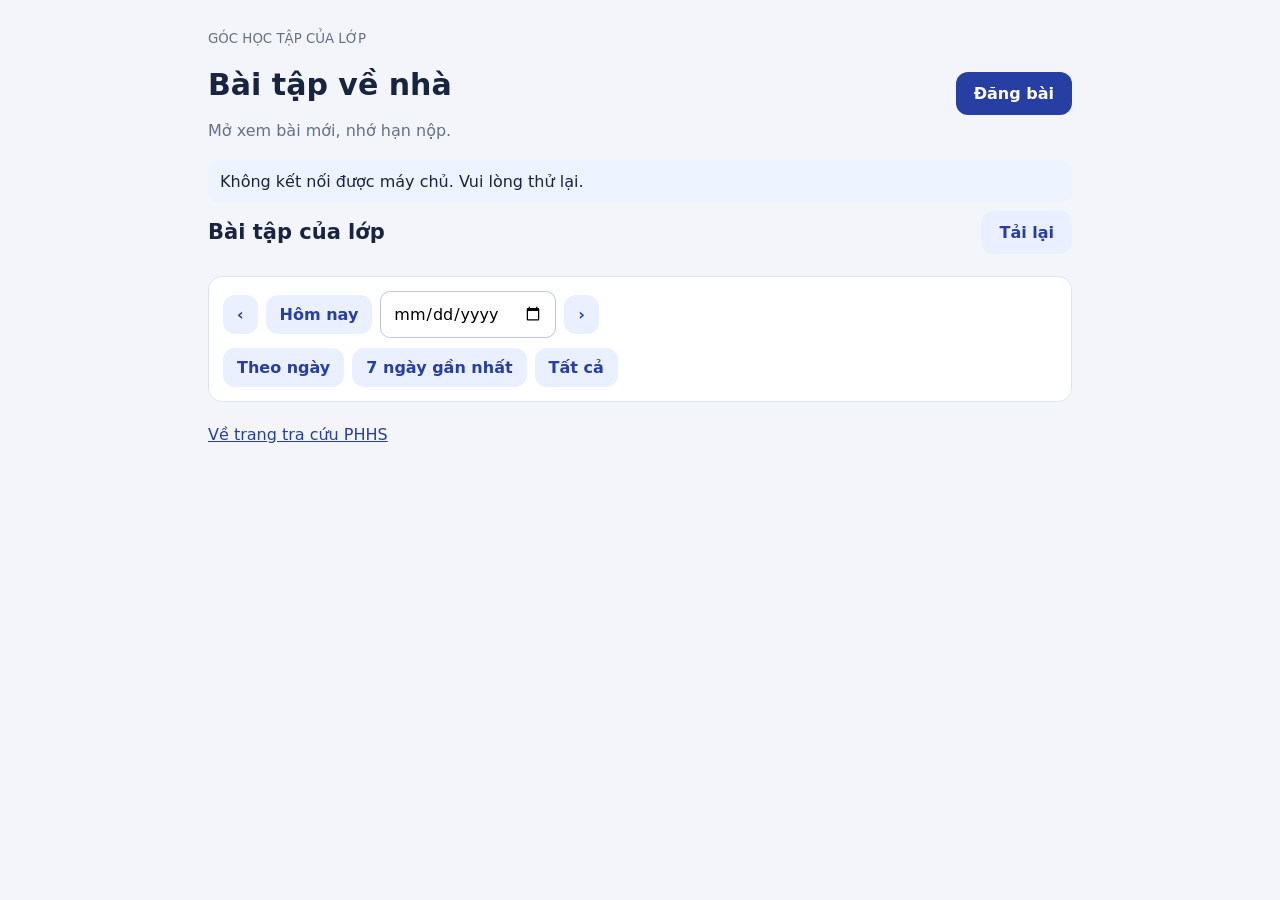
<file: btvn.html>
<!doctype html><html lang="vi"><meta charset="utf-8"><meta name="viewport" content="width=device-width,initial-scale=1"><meta name="referrer" content="no-referrer"><title>Bài tập về nhà</title>
<style>*{box-sizing:border-box}body{margin:0;background:#f3f5fa;color:#182440;font:16px system-ui,sans-serif}main{max-width:900px;margin:auto;padding:28px 18px}header{display:flex;align-items:center;justify-content:space-between;gap:12px;flex-wrap:wrap}h1{font-size:30px;margin-bottom:8px}h2{font-size:21px}p{line-height:1.6}.muted{color:#63718a}section,article{background:white;padding:22px;border-radius:20px;margin:20px 0;border:1px solid #dfe5ef}button,.link{border:0;border-radius:12px;padding:12px 18px;background:#273fa2;color:white;font:inherit;font-weight:650;cursor:pointer;text-decoration:none;display:inline-block}button.secondary{background:#eaf0ff;color:#273fa2}button.danger{background:#fff0f0;color:#a52323}button:disabled{opacity:.5;cursor:wait}input,textarea,select{display:block;width:100%;font:inherit;border:1px solid #bdc8da;padding:12px;border-radius:10px;margin:8px 0 16px}input[type=checkbox]{display:inline;width:auto;margin:0 8px 0 0}textarea{min-height:110px}label{font-weight:600}.row{display:flex;gap:12px;flex-wrap:wrap}.row>*{flex:1;min-width:160px}.actions{display:flex;gap:10px;flex-wrap:wrap}.draft{padding:18px;border:1px solid #dfe5ef;border-radius:14px;margin:16px 0;background:#f9fbff}.draft-head{display:flex;align-items:center;justify-content:space-between;gap:12px}.draft-head h3{margin:0;font-size:18px}.draft-head button{padding:8px 12px}#status{position:sticky;top:10px;background:#edf3ff;padding:12px;border-radius:12px;z-index:2}#status:empty{display:none}.content{white-space:pre-wrap;overflow-wrap:anywhere}small{color:#63718a}dialog{max-width:600px;width:94%;border:0;border-radius:20px;padding:24px}dialog::backdrop{background:#14213a88}.badge{color:#273fa2;background:#edf1ff;border-radius:8px;padding:5px 10px}.hidden{display:none!important}a{color:#273fa2}#zaloMessage{min-height:240px}.post-filters{background:white;border:1px solid #dfe5ef;border-radius:14px;padding:14px;margin:14px 0 20px}.filter-row{display:flex;gap:8px;align-items:center;flex-wrap:wrap}.filter-row input{width:auto;min-width:155px;margin:0}.filter-row button{padding:10px 14px}.filter-row button.active{background:#273fa2;color:white}.day-group{background:white;border:1px solid #dfe5ef;border-radius:14px;margin:14px 0;overflow:hidden}.day-group summary{cursor:pointer;display:flex;justify-content:space-between;gap:12px;align-items:center;padding:16px 18px;font-weight:750;list-style:none}.day-group summary::-webkit-details-marker{display:none}.day-group summary::after{content:'+';font-size:22px;color:#63718a}.day-group[open] summary::after{content:'−'}.day-tools{padding:0 18px 12px}.day-tools button{padding:9px 13px}.homework-row{display:grid;grid-template-columns:minmax(90px,130px) 1fr auto;gap:14px;align-items:start;padding:15px 18px;border-top:1px solid #e8edf5}.homework-row.deleted{opacity:.62;background:#fff7f7}.homework-main p{margin:0 0 6px}.homework-actions{display:flex;gap:7px;flex-wrap:wrap;justify-content:flex-end}.homework-actions button{padding:8px 11px}.empty-state{background:white;border:1px dashed #bdc8da;border-radius:14px;padding:28px;text-align:center;color:#63718a}@media(max-width:650px){main{padding:18px 12px}section,article{padding:16px}.actions>*{flex:1}button{min-height:46px}.homework-row{grid-template-columns:1fr;gap:8px}.homework-actions{justify-content:flex-start}.filter-row input{width:100%}.day-group summary{align-items:flex-start}}</style>
<main><header><div><small>GÓC HỌC TẬP CỦA LỚP</small><h1>Bài tập về nhà</h1><p class="muted">Mở xem bài mới, nhớ hạn nộp.</p></div><div class="actions"><button id="loginButton">Đăng bài</button><button id="logoutButton" class="secondary hidden">Đăng xuất</button></div></header>
<div id="status" role="status" aria-live="polite"></div>
<section id="adminLogin" class="hidden"><h2>Quản lý BTVN · GVCN</h2><form id="adminForm"><label>Mã quản trị<input id="adminKey" type="password" required autocomplete="off"></label><button>Mở quản lý</button></form></section>
<section id="adminPanel" class="hidden"><h2>Học sinh phụ trách</h2><p id="publisher"></p><form id="grantForm"><label>Chọn một học sinh<select id="studentSelect" required></select></label><label>Mã riêng cho học sinh<input id="studentPin" type="password" minlength="8" maxlength="32" pattern="[A-Za-z0-9]{8,32}" required autocomplete="new-password"><small>8–32 chữ hoặc số; không dùng mã quản trị hay mã PHHS.</small></label><p class="muted">Cấp lại quyền hoặc đổi mã sẽ kết thúc phiên đăng nhập cũ. Mỗi lần đăng nhập mới chỉ giữ một phiên học sinh.</p><div class="actions"><button>Cấp / thay người phụ trách</button><button type="button" id="revokeButton" class="danger">Thu hồi quyền</button></div></form><p><button id="copyLink" class="secondary">Sao chép link gửi học sinh</button></p><small>Chỉ cần gửi link và mã riêng cho em phụ trách. Không cần duyệt từng bài.</small></section>
<section id="editorPanel" class="hidden"><h2 id="editorTitle">Đăng bài tập</h2><p id="identity" class="muted"></p><form id="postForm"><label>BTVN ngày<input id="homeworkDate" type="date" required></label><div id="draftRows"></div><datalist id="subjects"><option>Toán</option><option>Ngữ văn</option><option>Tiếng Anh</option><option>Vật lý</option><option>Hóa học</option><option>Sinh học</option><option>Lịch sử</option><option>Địa lý</option><option>Tin học</option></datalist><div class="actions"><button type="button" id="addSubject" class="secondary">+ Thêm môn</button><button id="saveButton">Đăng tất cả</button><button type="button" id="cancelEdit" class="secondary">Xóa nội dung đang soạn</button></div></form></section>
<header><h2>Bài tập của lớp</h2><button id="reloadButton" class="secondary">Tải lại</button></header><div class="post-filters"><div class="filter-row"><button id="previousDate" class="secondary" title="Ngày trước">‹</button><button id="todayButton" class="secondary">Hôm nay</button><input id="viewDate" type="date" aria-label="Chọn ngày xem BTVN"><button id="nextDate" class="secondary" title="Ngày sau">›</button></div><div class="filter-row" style="margin-top:10px"><button class="secondary" data-view="today">Theo ngày</button><button class="secondary" data-view="week">7 ngày gần nhất</button><button class="secondary" data-view="all">Tất cả</button></div></div><div id="posts"></div><p><a href="index.html?phhs=1">Về trang tra cứu PHHS</a></p></main>
<dialog id="loginDialog"><h2>Đăng bài cho lớp</h2><p>Dành cho học sinh được GVCN phân công.</p><form id="loginForm"><label>Mã được GVCN cấp<input id="pin" type="password" required autocomplete="current-password"></label><label><input type="checkbox" id="remember">Ghi nhớ trên thiết bị cá nhân (30 ngày)</label><p class="actions"><button>Đăng nhập</button><button type="button" id="closeLogin" class="secondary">Đóng</button></p></form></dialog>
<dialog id="historyDialog"><h2>Lịch sử chỉnh sửa</h2><div id="history"></div><button id="closeHistory" class="secondary">Đóng</button></dialog>
<dialog id="shareDialog"><h2>Tin nhắn gửi nhóm PHHS</h2><p class="muted">Các bài đã được đăng thành công. Sao chép nội dung dưới đây rồi dán vào nhóm Zalo.</p><textarea id="zaloMessage" readonly></textarea><div class="actions"><button id="copyZaloMessage">Sao chép tin nhắn</button><button id="closeShare" class="secondary">Đóng</button></div></dialog>
<script>
'use strict';
const API='https://script.google.com/macros/s/AKfycbxAOm6rvHIUbC1jq8oCY5yGVLT4y8Wp9J250Yl9lQfK1D1m4zIN7OnHahw3bKzE2nTC/exec';
const $=id=>document.getElementById(id), esc=s=>String(s??'').replace(/[&<>"']/g,c=>({'&':'&amp;','<':'&lt;','>':'&gt;','"':'&quot;',"'":'&#39;'}[c]));
let token='',adminKey='',me=null,posts=[],editing=null,busy=false,dirty=false,drafts=[],postView='today',selectedDate='';
const storageKey='class_hw_publisher_v1';
function status(message){$('status').textContent=message;}
function show(id,on){$(id).classList.toggle('hidden',!on);}
function forget(){token='';me=null;try{localStorage.removeItem(storageKey);sessionStorage.removeItem(storageKey);}catch(e){}updateIdentity();}
function updateIdentity(){show('editorPanel',!!adminKey||!!me);show('loginButton',!adminKey&&!me);show('logoutButton',!!adminKey||!!me);$('identity').textContent=adminKey?'Giáo viên chủ nhiệm':me?'Đang đăng bài với tư cách '+me.name:'';}
function request(mode,params={}){return new Promise((resolve,reject)=>{
 const cb='hwpub_'+Date.now()+'_'+Math.random().toString(36).slice(2),script=document.createElement('script');let done=false;
 const timer=setTimeout(()=>finish({ok:false,message:'Chưa xác nhận được kết quả. Hãy tải lại danh sách trước khi đăng lại.'}),35000);
 function finish(r){if(done)return;done=true;clearTimeout(timer);script.remove();window[cb]=()=>{};setTimeout(()=>delete window[cb],60000);if(!r||!r.ok){if(r&&r.authExpired)forget();reject(new Error(r&&r.message||'Không kết nối được máy chủ.'));}else resolve(r);}
 window[cb]=finish;script.onerror=()=>finish({ok:false,message:'Không kết nối được máy chủ. Vui lòng thử lại.'});
 script.src=API+'?'+new URLSearchParams({mode,...params,callback:cb});document.head.appendChild(script);
});}
async function action(fn){if(busy)return;busy=true;document.querySelectorAll('button').forEach(b=>b.disabled=true);status('Đang xử lý…');try{await fn();}catch(e){status(e.message);}finally{busy=false;document.querySelectorAll('button').forEach(b=>b.disabled=false);}}
function credentials(){return adminKey?{adminKey}:{token};}
async function load(){const r=await request(adminKey?'hw-admin-list':'hw-list',credentials());posts=r.posts;renderPosts();}
function renderPosts(){
 const dates=[...new Set(posts.map(p=>p.due).filter(Boolean))].sort().reverse();
 let visible=posts;
 if(postView==='today')visible=posts.filter(p=>p.due===selectedDate);
 if(postView==='week'){const nearest=dates.slice(0,7);visible=posts.filter(p=>nearest.includes(p.due));}
 const grouped=new Map();visible.forEach(p=>{if(!grouped.has(p.due))grouped.set(p.due,[]);grouped.get(p.due).push(p);});
 const groups=Array.from(grouped.entries()).sort((a,b)=>b[0].localeCompare(a[0]));
 $('posts').innerHTML=groups.length?groups.map(([date,items],groupIndex)=>{
  const active=items.filter(p=>!p.deleted),open=postView!=='all'||date===selectedDate||groupIndex===0;
  const rows=items.map(p=>`<div class="homework-row ${p.deleted?'deleted':''}"><div><strong class="badge">${esc(p.subject)}</strong></div><div class="homework-main"><p class="content">${esc(p.content)}</p><small>${p.deleted?'Đã gỡ · ':''}Cập nhật ${esc(new Date(p.updatedAt).toLocaleString('vi-VN'))}</small></div><div class="homework-actions">${(adminKey||me&&me.studentCode===p.authorCode&&!p.deleted)?`<button class="secondary" data-edit="${esc(p.id)}">Sửa</button>`:''}${adminKey?`<button class="secondary" data-history="${esc(p.id)}">Lịch sử</button>${!p.deleted?`<button class="danger" data-delete="${esc(p.id)}">Gỡ</button>`:''}`:''}</div></div>`).join('');
  return `<details class="day-group" ${open?'open':''}><summary><span>${esc(dayLabel(date))}</span><small>${active.length} môn${adminKey&&items.length!==active.length?' · '+(items.length-active.length)+' đã gỡ':''}</small></summary>${active.length?`<div class="day-tools"><button class="secondary" data-copy-date="${esc(date)}">Sao chép tin nhắn ngày này</button></div>`:''}${rows}</details>`;
 }).join(''):`<div class="empty-state">Không có BTVN trong phạm vi đang xem.</div>`;
 document.querySelectorAll('[data-view]').forEach(button=>button.classList.toggle('active',button.dataset.view===postView));
 $('viewDate').value=selectedDate;
}
function isoDate(offset=0){const d=new Date();d.setHours(12,0,0,0);d.setDate(d.getDate()+offset);return d.getFullYear()+'-'+String(d.getMonth()+1).padStart(2,'0')+'-'+String(d.getDate()).padStart(2,'0');}
function shiftDate(value,offset){const d=new Date(value+'T12:00:00');d.setDate(d.getDate()+offset);return d.getFullYear()+'-'+String(d.getMonth()+1).padStart(2,'0')+'-'+String(d.getDate()).padStart(2,'0');}
function dayLabel(value){const text=new Date(value+'T12:00:00').toLocaleDateString('vi-VN',{weekday:'long',day:'numeric',month:'numeric',year:'numeric'});return text.charAt(0).toUpperCase()+text.slice(1);}
function tomorrow(){const d=new Date();d.setDate(d.getDate()+1);return d.getFullYear()+'-'+String(d.getMonth()+1).padStart(2,'0')+'-'+String(d.getDate()).padStart(2,'0');}
function blankDraft(){return {id:crypto.randomUUID(),subject:'',content:''};}
function renderDrafts(){
 $('draftRows').innerHTML=drafts.map((d,i)=>`<div class="draft" data-draft="${i}"><div class="draft-head"><h3>Môn ${i+1}</h3>${drafts.length>1&&!editing?`<button type="button" class="danger" data-remove-draft="${i}">Xóa môn</button>`:''}</div><label>Môn học<input data-field="subject" list="subjects" maxlength="50" required value="${esc(d.subject)}" placeholder="Chọn hoặc nhập môn"></label><label>Nội dung bài tập<textarea data-field="content" maxlength="1200" required placeholder="Ví dụ: Làm bài 1–5 trang 20.">${esc(d.content)}</textarea></label></div>`).join('');
 show('addSubject',!editing);
}
function resetEditor(){editing=null;drafts=[blankDraft()];$('homeworkDate').value=tomorrow();dirty=false;$('editorTitle').textContent='Đăng bài tập';$('saveButton').textContent='Đăng tất cả';renderDrafts();}
function formatDate(value){const parts=String(value||'').split('-');return parts.length===3?Number(parts[2])+'/'+Number(parts[1])+'/'+parts[0]:String(value||'');}
function buildZaloMessage(saved){
 const groups=new Map();saved.forEach(post=>{if(!groups.has(post.due))groups.set(post.due,[]);groups.get(post.due).push(post);});
 return Array.from(groups.entries()).map(([date,items])=>'---BTVN ('+formatDate(date)+')---\n\n'+items.map((p,i)=>(i+1)+'. '+p.subject+': '+p.content).join('\n')).join('\n\n');
}
function showShareMessage(saved){$('zaloMessage').value=buildZaloMessage(saved);$('shareDialog').showModal();}
async function confirmSavedPost(input){
 const r=await request(adminKey?'hw-admin-list':'hw-list',credentials());
 const found=(r.posts||[]).find(p=>p.id===input.id);
 return found&&found.subject===input.subject&&found.content===input.content&&found.due===input.due?found:null;
}
async function adminInfo(){const r=await request('hw-admin-info',{adminKey});$('publisher').textContent=r.publisher?'Đang phụ trách: '+r.publisher.name:'Chưa cấp quyền cho học sinh nào.';$('studentSelect').innerHTML='<option value="">Chọn học sinh</option>'+r.students.map(s=>`<option value="${esc(s.studentCode)}">${esc(s.name)} (${esc(s.studentCode)})</option>`).join('');if(r.publisher)$('studentSelect').value=r.publisher.studentCode;}
$('loginButton').onclick=()=>$('loginDialog').showModal();$('closeLogin').onclick=()=>$('loginDialog').close();
$('loginForm').onsubmit=e=>{e.preventDefault();action(async()=>{const r=await request('hw-login',{pin:$('pin').value});token=r.token;me=r;try{localStorage.removeItem(storageKey);sessionStorage.removeItem(storageKey);($('remember').checked?localStorage:sessionStorage).setItem(storageKey,token);}catch(e){}$('pin').value='';$('loginDialog').close();updateIdentity();await load();status('Đăng nhập thành công. Bạn có thể đăng bài.');});};
$('adminForm').onsubmit=e=>{e.preventDefault();action(async()=>{const key=$('adminKey').value;await request('hw-admin-info',{adminKey:key});adminKey=key;$('adminKey').value='';await adminInfo();show('adminPanel',true);show('adminLogin',false);updateIdentity();await load();status('Đã mở quản lý BTVN.');});};
$('grantForm').onsubmit=e=>{e.preventDefault();if(!confirm('Cấp quyền cho học sinh đã chọn và kết thúc phiên đăng nhập cũ?'))return;action(async()=>{await request('hw-admin-grant',{adminKey,studentCode:$('studentSelect').value,pin:$('studentPin').value});$('studentPin').value='';await adminInfo();status('Đã cấp quyền. Hãy gửi link và mã riêng cho học sinh.');});};
$('revokeButton').onclick=()=>{if(!confirm('Thu hồi quyền đăng bài ngay?'))return;action(async()=>{await request('hw-admin-revoke',{adminKey});await adminInfo();status('Đã thu hồi. Phiên đăng nhập cũ không thể lưu bài.');});};
$('copyLink').onclick=()=>action(async()=>{const link=new URL(location.href);link.search='';link.hash='';await navigator.clipboard.writeText(link.href);status('Đã sao chép link gửi học sinh.');});
$('addSubject').onclick=()=>{drafts.push(blankDraft());dirty=true;renderDrafts();};
$('homeworkDate').oninput=()=>{dirty=true;};
$('draftRows').onclick=e=>{const b=e.target.closest('[data-remove-draft]');if(!b)return;drafts.splice(Number(b.dataset.removeDraft),1);dirty=true;renderDrafts();};
$('draftRows').oninput=e=>{const box=e.target.closest('[data-draft]'),field=e.target.dataset.field;if(!box||!field)return;drafts[Number(box.dataset.draft)][field]=e.target.value;dirty=true;};window.addEventListener('beforeunload',e=>{if(dirty){e.preventDefault();e.returnValue='';}});
$('postForm').onsubmit=e=>{e.preventDefault();action(async()=>{const saved=[],homeworkDate=$('homeworkDate').value;for(let i=0;i<drafts.length;i++){const draft=drafts[i],base=editing||{id:draft.id};const input={...base,subject:draft.subject.trim(),content:draft.content.trim(),due:homeworkDate,deleted:false,baseRevision:base.revision};try{const r=await request(adminKey?'hw-admin-save':'hw-save',{...credentials(),post:JSON.stringify(input)});saved.push(r.post);}catch(error){let confirmed=null;try{confirmed=await confirmSavedPost(input);}catch(ignore){}if(confirmed){saved.push(confirmed);continue;}if(!editing){drafts=drafts.slice(i);dirty=true;renderDrafts();}if(saved.length){await load();showShareMessage(saved);}throw new Error((saved.length?'Đã đăng '+saved.length+' môn. ':'')+'Chưa đăng được môn '+(i+1)+': '+error.message);}}resetEditor();await load();status('Đã đăng '+saved.length+' môn cho lớp.');showShareMessage(saved);});};
$('cancelEdit').onclick=()=>{if(!dirty||confirm('Bỏ nội dung đang soạn?'))resetEditor();};
$('reloadButton').onclick=()=>action(async()=>{await load();status('Đã cập nhật danh sách.');});
$('previousDate').onclick=()=>{selectedDate=shiftDate(selectedDate,-1);postView='today';renderPosts();};
$('nextDate').onclick=()=>{selectedDate=shiftDate(selectedDate,1);postView='today';renderPosts();};
$('todayButton').onclick=()=>{selectedDate=isoDate();postView='today';renderPosts();};
$('viewDate').onchange=e=>{if(e.target.value){selectedDate=e.target.value;postView='today';renderPosts();}};
document.querySelectorAll('[data-view]').forEach(button=>button.onclick=()=>{postView=button.dataset.view;renderPosts();});
$('logoutButton').onclick=()=>{if(dirty&&!confirm('Đăng xuất và bỏ nội dung đang soạn?'))return;action(async()=>{if(token)await request('hw-logout',{token});adminKey='';forget();resetEditor();show('adminPanel',false);show('adminLogin',new URLSearchParams(location.search).has('admin'));await load();status('Đã đăng xuất.');});};
$('posts').onclick=e=>{const b=e.target.closest('button');if(!b)return;if(b.dataset.copyDate){const items=posts.filter(p=>p.due===b.dataset.copyDate&&!p.deleted);if(items.length)showShareMessage(items);return;}const id=b.dataset.edit||b.dataset.delete||b.dataset.history,p=posts.find(p=>p.id===id);if(!p)return;
 if(b.dataset.edit){if(dirty&&!confirm('Bỏ nội dung đang soạn để sửa bài này?'))return;editing=p;drafts=[{id:p.id,subject:p.subject,content:p.content}];$('homeworkDate').value=p.due;dirty=false;$('editorTitle').textContent='Sửa bài tập';$('saveButton').textContent='Lưu thay đổi';renderDrafts();$('editorPanel').scrollIntoView({behavior:'smooth'});}
 if(b.dataset.delete&&confirm('Gỡ bài này khỏi bảng của lớp?'))action(async()=>{await request('hw-admin-save',{adminKey,post:JSON.stringify({...p,baseRevision:p.revision,deleted:true})});await load();status('Đã gỡ bài. Có thể khôi phục từ lịch sử.');});
 if(b.dataset.history)action(async()=>{const r=await request('hw-admin-history',{adminKey,id});$('history').innerHTML=r.events.map(v=>`<article><strong>${esc(v.actor)}</strong> · ${esc(new Date(v.post.updatedAt).toLocaleString('vi-VN'))}<p>${esc(v.post.subject)} · ${esc(v.post.due)}${v.post.deleted?' · Đã gỡ':''}</p><p class="content">${esc(v.post.content)}</p><button data-restore="${esc(v.eventId)}">Khôi phục phiên bản này</button></article>`).join('');$('historyDialog').showModal();status('');});};
$('history').onclick=e=>{const b=e.target.closest('[data-restore]');if(!b||!confirm('Khôi phục nội dung của phiên bản này?'))return;action(async()=>{await request('hw-admin-restore',{adminKey,eventId:b.dataset.restore});$('historyDialog').close();await load();status('Đã khôi phục bài.');});};$('closeHistory').onclick=()=>$('historyDialog').close();
$('copyZaloMessage').onclick=()=>action(async()=>{await navigator.clipboard.writeText($('zaloMessage').value);status('Đã sao chép tin nhắn. Bạn có thể dán vào nhóm Zalo PHHS.');});
$('closeShare').onclick=()=>$('shareDialog').close();
(async()=>{selectedDate=isoDate();resetEditor();show('adminLogin',new URLSearchParams(location.search).has('admin'));try{token=sessionStorage.getItem(storageKey)||localStorage.getItem(storageKey)||'';}catch(e){}if(token){try{me=await request('hw-session',{token});}catch(e){forget();status(e.message);}}updateIdentity();try{await load();}catch(e){status(e.message);}})();
</script></html>
</file>
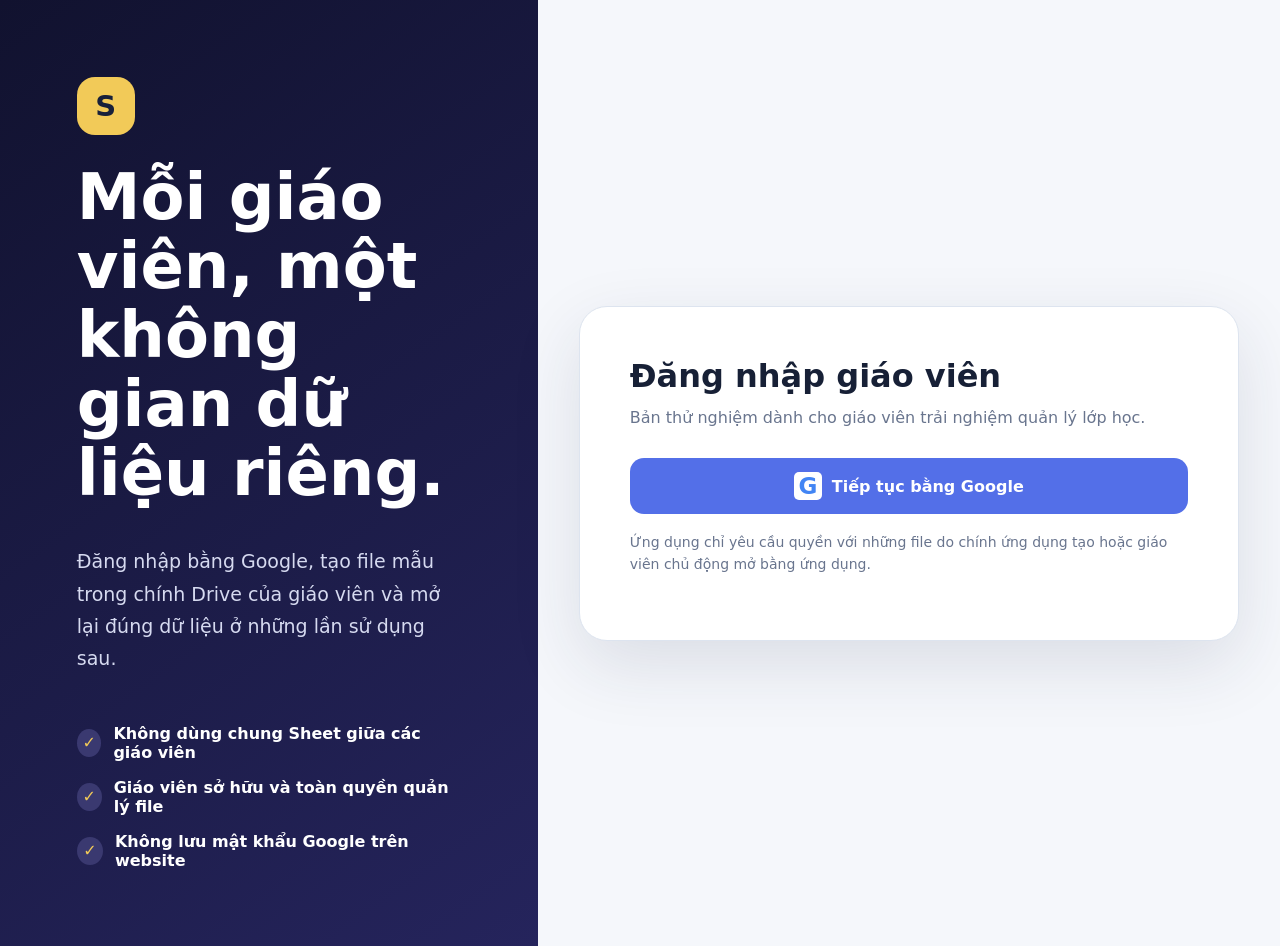
<file: saas.html>
<!doctype html>
<html lang="vi">
<head>
  <meta charset="utf-8">
  <meta name="viewport" content="width=device-width,initial-scale=1">
  <title>Cổng Quản Lý Lớp — Không gian Giáo viên</title>
  <meta name="description" content="Khởi tạo không gian quản lý lớp và Google Sheet riêng cho từng giáo viên.">
  <script src="https://accounts.google.com/gsi/client" async defer></script>
  <style>
    :root{--ink:#172036;--muted:#69758e;--line:#dde4ef;--blue:#536fe8;--navy:#171744;--pale:#f5f7fb;--good:#18845c;--bad:#c73d50}
    *{box-sizing:border-box}body{margin:0;font-family:Inter,ui-sans-serif,system-ui,-apple-system,"Segoe UI",sans-serif;background:var(--pale);color:var(--ink)}
    button,input{font:inherit}button{cursor:pointer}.shell{min-height:100vh;display:grid;grid-template-columns:minmax(300px,42%) 1fr}.brand{background:linear-gradient(145deg,#11122f,#25245c);color:white;padding:clamp(34px,6vw,86px);display:flex;flex-direction:column;justify-content:center}.mark{width:58px;height:58px;border-radius:18px;background:#f2ca58;color:#18203a;display:grid;place-items:center;font-size:29px;font-weight:900}.brand h1{font-size:clamp(38px,5vw,68px);line-height:1.08;margin:28px 0 18px;max-width:700px}.brand p{font-size:19px;line-height:1.7;color:#d6daf0;max-width:650px}.ticks{display:grid;gap:16px;margin-top:30px}.tick{display:flex;gap:12px;align-items:center;font-weight:750}.tick i{width:28px;height:28px;border-radius:50%;display:grid;place-items:center;background:#3a3970;color:#f2ca58;font-style:normal}
    .main{padding:30px;display:grid;place-items:center}.card{width:min(660px,100%);background:white;border:1px solid var(--line);border-radius:28px;padding:clamp(24px,5vw,50px);box-shadow:0 24px 70px rgba(31,45,78,.12)}h2{font-size:32px;margin:0 0 10px}.lead{color:var(--muted);line-height:1.6;margin:0 0 28px}.btn{border:0;border-radius:14px;padding:14px 20px;font-weight:800;display:inline-flex;align-items:center;justify-content:center;gap:10px;min-height:50px;text-decoration:none}.btn.primary{background:var(--blue);color:white;width:100%}.btn.success{background:#18845c;color:white;width:100%}.btn.ghost{background:white;color:var(--ink);border:1px solid var(--line)}.btn:disabled{opacity:.55;cursor:wait}.g{font-size:23px;font-weight:900;background:white;color:#4285f4;border-radius:5px;width:28px;height:28px;display:grid;place-items:center}.note{font-size:14px;color:var(--muted);margin-top:18px;line-height:1.55}.hidden{display:none!important}.field{display:grid;gap:8px;margin:22px 0}.field label{font-weight:800}.field input{border:1px solid var(--line);border-radius:14px;padding:15px 16px;outline:none}.field input:focus{border-color:var(--blue);box-shadow:0 0 0 4px #e8ecff}.status{border-radius:14px;padding:13px 15px;margin:18px 0;font-weight:700}.status.info{background:#eef2ff;color:#3b55c5}.status.error{background:#fff0f2;color:var(--bad)}
    .top{display:flex;align-items:center;justify-content:space-between;gap:14px;margin-bottom:24px}.who{display:flex;gap:12px;align-items:center}.avatar{width:46px;height:46px;border-radius:50%;background:#eef2ff;display:grid;place-items:center;font-weight:900;color:var(--blue)}.meta strong,.meta span{display:block}.meta span{color:var(--muted);font-size:14px}.sheet{border:1px solid var(--line);border-radius:20px;padding:22px;background:#fbfcff}.sheet h3{margin:0 0 7px;font-size:23px}.sheet p{margin:0;color:var(--muted)}.actions{display:grid;grid-template-columns:1fr 1fr;gap:12px;margin-top:16px}.ok{color:var(--good);font-weight:800;margin:18px 0 0}.spinner{width:20px;height:20px;border:3px solid #ffffff66;border-top-color:white;border-radius:50%;animation:spin .8s linear infinite}@keyframes spin{to{transform:rotate(360deg)}}
    .share-box{margin-top:16px;padding:14px;background:#fff;border:1px dashed var(--line);border-radius:14px;display:flex;gap:10px;align-items:center}
    .share-box input{flex:1;border:0;outline:none;background:transparent;font-size:14px;color:var(--muted)}
    @media(max-width:850px){.shell{grid-template-columns:1fr}.brand{padding:28px}.brand h1{font-size:34px}.brand p,.ticks{display:none}.main{padding:18px}.card{border-radius:22px;padding:24px}.actions{grid-template-columns:1fr}}
  </style>
</head>
<body>
  <div class="shell">
    <aside class="brand">
      <div class="mark">S</div>
      <h1>Mỗi giáo viên, một không gian dữ liệu riêng.</h1>
      <p>Đăng nhập bằng Google, tạo file mẫu trong chính Drive của giáo viên và mở lại đúng dữ liệu ở những lần sử dụng sau.</p>
      <div class="ticks"><div class="tick"><i>✓</i> Không dùng chung Sheet giữa các giáo viên</div><div class="tick"><i>✓</i> Giáo viên sở hữu và toàn quyền quản lý file</div><div class="tick"><i>✓</i> Không lưu mật khẩu Google trên website</div></div>
    </aside>
    <main class="main">
      <section id="login" class="card">
        <h2>Đăng nhập giáo viên</h2>
        <p class="lead">Bản thử nghiệm dành cho giáo viên trải nghiệm quản lý lớp học.</p>
        <button id="loginBtn" class="btn primary"><span class="g">G</span> Tiếp tục bằng Google</button>
        <p class="note">Ứng dụng chỉ yêu cầu quyền với những file do chính ứng dụng tạo hoặc giáo viên chủ động mở bằng ứng dụng.</p>
        <div id="loginStatus" aria-live="polite"></div>
      </section>

      <section id="setup" class="card hidden">
        <h2>Tạo không gian lớp học</h2>
        <p class="lead">Đây là lần đầu tài khoản này sử dụng hệ thống. File mẫu sẽ được tạo trong Google Drive của bạn.</p>
        <div class="field"><label for="className">Tên lớp</label><input id="className" maxlength="80" placeholder="Ví dụ: LỚP 12A5"></div>
        <button id="createBtn" class="btn primary">Tạo file Google Sheet & Bắt đầu</button>
        <div id="setupStatus" aria-live="polite"></div>
      </section>

      <section id="dashboard" class="card hidden">
        <div class="top"><div class="who"><div id="avatar" class="avatar">GV</div><div class="meta"><strong id="displayName">Giáo viên</strong><span id="displayEmail"></span></div></div><button id="logoutBtn" class="btn ghost">Đăng xuất</button></div>
        <div class="sheet">
          <h3 id="sheetName">File dữ liệu lớp</h3>
          <p>File này nằm trong Google Drive của tài khoản đang đăng nhập.</p>

          <div style="margin-top: 20px; display: grid; gap: 12px;">
            <a id="openApp" class="btn success" href="#">👉 Mở Trang Quản Lý Lớp Học</a>
          </div>

          <div class="actions">
            <a id="openSheet" class="btn ghost" target="_blank" rel="noopener">Mở Google Sheet</a>
            <button id="refreshBtn" class="btn ghost">Kiểm tra lại</button>
          </div>

          <div style="margin-top: 20px;">
            <label style="font-weight: 700; font-size: 14px;">Link gửi Phụ Huynh tra cứu:</label>
            <div class="share-box">
              <input id="phhsLink" type="text" readonly value="">
              <button id="copyLinkBtn" class="btn ghost" style="min-height:36px; padding: 6px 14px; font-size: 13px;">Sao chép</button>
            </div>
          </div>

          <p class="ok">✓ Đã sẵn sàng kết nối dữ liệu</p>
        </div>
      </section>
    </main>
  </div>
<script>
const CLIENT_ID='463948005776-r1khed2hpi7t4jk1n44bopnhg58lcn03.apps.googleusercontent.com';
const OAUTH_SCOPE='openid email profile https://www.googleapis.com/auth/drive.file';
const APP_MARKER={key:'cong_phhs_app',value:'v1'};
const SHEETS=[
  ['HOC_SINH',['MaHS','HoTen','SDT_PHHS','KhoiThi','TongDiemMucTieu','MaTraCuu']],
  ['BANG_DIEM_WEB',['MaHS','MonHoc','NgayKiemTra','TenBaiKiemTra','Diem','GhiChu']],
  ['NHAN_XET',['MaHS','Tuan','NhanXet']],
  ['DIEM_DANH',['Ngay','MaHS','TrangThai','CapNhatLuc']],
  ['BTVN',['Ngay','Mon','MaHS','BaiTap','TrangThai','GhiChu','TrangThaiBanDau','BoSungLuc','CapNhatLuc']],
  ['CAI_DAT_WEB',['Khoa','GiaTri']]
];
let accessToken='';let tokenClient=null;let profile=null;let workbook=null;let busy=false;
const $=id=>document.getElementById(id);
function show(view){['login','setup','dashboard'].forEach(id=>$(id).classList.toggle('hidden',id!==view));}
function status(id,message,type='info'){$(id).innerHTML=message?'<div class="status '+type+'">'+escapeHtml(message)+'</div>':'';}
function escapeHtml(value){return String(value||'').replace(/[&<>"']/g,c=>({'&':'&amp;','<':'&lt;','>':'&gt;','"':'&quot;',"'":'&#39;'}[c]));}
function setBusy(button,on,label){busy=on;button.disabled=on;if(on){button.dataset.label=button.innerHTML;button.innerHTML='<span class="spinner"></span>'+label;}else if(button.dataset.label){button.innerHTML=button.dataset.label;}}
async function api(url,options={}){const response=await fetch(url,{...options,headers:{Authorization:'Bearer '+accessToken,'Content-Type':'application/json',...(options.headers||{})}});const data=await response.json().catch(()=>({}));if(!response.ok)throw new Error(data.error&&data.error.message||'Google chưa xử lý được yêu cầu.');return data;}
function initGoogle(){if(!window.google||!google.accounts){status('loginStatus','Thư viện đăng nhập Google chưa tải xong. Hãy thử lại sau ít giây.','error');return false;}tokenClient=google.accounts.oauth2.initTokenClient({client_id:CLIENT_ID,scope:OAUTH_SCOPE,callback:onToken,error_callback:()=>status('loginStatus','Cửa sổ đăng nhập đã đóng hoặc không thể mở.','error')});return true;}
function login(){if(busy)return;if(!tokenClient&&!initGoogle())return;status('loginStatus','');tokenClient.requestAccessToken({prompt:'select_account'});}
async function onToken(result){if(result.error){status('loginStatus','Không thể đăng nhập: '+result.error,'error');return;}accessToken=result.access_token;setBusy($('loginBtn'),true,'Đang kiểm tra dữ liệu…');try{profile=await api('https://www.googleapis.com/oauth2/v3/userinfo',{headers:{}});await findWorkbook();}catch(error){status('loginStatus',error.message,'error');}finally{setBusy($('loginBtn'),false,'');}}
async function findWorkbook(){const q="trashed = false and mimeType = 'application/vnd.google-apps.spreadsheet' and appProperties has { key='"+APP_MARKER.key+"' and value='"+APP_MARKER.value+"' }";const params=new URLSearchParams({q,spaces:'drive',fields:'files(id,name,webViewLink,createdTime)',orderBy:'createdTime desc',pageSize:'10'});const data=await api('https://www.googleapis.com/drive/v3/files?'+params);workbook=(data.files||[])[0]||null;if(workbook){await prepareWorkbook(workbook.id,classNameFromWorkbook(workbook.name));renderDashboard();}else show('setup');}
async function createWorkbook(){const name=$('className').value.trim();if(name.length<2){status('setupStatus','Vui lòng nhập tên lớp.','error');return;}setBusy($('createBtn'),true,'Đang tạo file…');status('setupStatus','');try{const file=await api('https://www.googleapis.com/drive/v3/files?fields=id,name,webViewLink',{method:'POST',body:JSON.stringify({name:'Cổng PHHS - '+name,mimeType:'application/vnd.google-apps.spreadsheet',appProperties:{[APP_MARKER.key]:APP_MARKER.value}})});await prepareWorkbook(file.id,name);workbook=file;renderDashboard();}catch(error){status('setupStatus',error.message,'error');}finally{setBusy($('createBtn'),false,'');}}
function classNameFromWorkbook(name){return String(name||'').replace(/^Cổng PHHS\s*-\s*/i,'').trim()||'Lớp học';}

async function makeFileReadableForPHHS(id){
  try{
    await api('https://www.googleapis.com/drive/v3/files/'+id+'/permissions',{
      method:'POST',
      body: JSON.stringify({role: 'reader', type: 'anyone'})
    });
  }catch(e){console.warn('Share permission note:', e.message);}
}

async function prepareWorkbook(id,className){
  const info=await api('https://sheets.googleapis.com/v4/spreadsheets/'+id+'?fields=sheets.properties');
  const existing=(info.sheets||[]).map(sheet=>sheet.properties);
  const titles=new Set(existing.map(sheet=>sheet.title));
  const requests=[];
  if(!titles.has(SHEETS[0][0])&&existing.length===1){
    requests.push({updateSheetProperties:{properties:{sheetId:existing[0].sheetId,title:SHEETS[0][0],gridProperties:{frozenRowCount:1}},fields:'title,gridProperties.frozenRowCount'}});
    titles.add(SHEETS[0][0]);
  }
  SHEETS.forEach(([title])=>{
    if(!titles.has(title)){
      requests.push({addSheet:{properties:{title,gridProperties:{frozenRowCount:1}}}});
      titles.add(title);
    }
  });
  existing.forEach(sheet=>{
    if(SHEETS.some(([title])=>title===sheet.title))requests.push({updateSheetProperties:{properties:{sheetId:sheet.sheetId,gridProperties:{frozenRowCount:1}},fields:'gridProperties.frozenRowCount'}});
  });
  if(requests.length)await api('https://sheets.googleapis.com/v4/spreadsheets/'+id+':batchUpdate',{method:'POST',body:JSON.stringify({requests})});
  const data=SHEETS.map(([title,headers])=>({range:"'"+title+"'!A1",majorDimension:'ROWS',values:[headers]}));
  data.push({range:"'CAI_DAT_WEB'!A2",majorDimension:'ROWS',values:[['TEN_LOP',className],['PHIEN_BAN','1']]});
  await api('https://sheets.googleapis.com/v4/spreadsheets/'+id+'/values:batchUpdate',{method:'POST',body:JSON.stringify({valueInputOption:'RAW',data})});
  
  await makeFileReadableForPHHS(id);
}

function renderDashboard(){
  show('dashboard');
  $('displayName').textContent=profile&&profile.name||'Giáo viên';
  $('displayEmail').textContent=profile&&profile.email||'';
  $('avatar').textContent=(profile&&profile.name||'GV').split(/\s+/).slice(-1)[0].slice(0,2).toUpperCase();
  $('sheetName').textContent=workbook.name;
  $('openSheet').href=workbook.webViewLink||('https://docs.google.com/spreadsheets/d/'+workbook.id+'/edit');

  const baseUrl = window.location.href.replace(/saas\.html.*$/i, '');
  const appUrl = baseUrl + 'app.html?sheetId=' + encodeURIComponent(workbook.id);
  const phhsUrl = baseUrl + 'app.html?sheetId=' + encodeURIComponent(workbook.id) + '&view=phhs';

  $('openApp').href = appUrl;
  $('phhsLink').value = phhsUrl;
}

function copyPhhsLink(){
  const input = $('phhsLink');
  input.select();
  navigator.clipboard.writeText(input.value).then(()=>{
    const btn = $('copyLinkBtn');
    btn.textContent = 'Đã chép!';
    setTimeout(()=>btn.textContent='Sao chép', 2000);
  });
}

function logout(){const token=accessToken;accessToken='';profile=null;workbook=null;if(token&&window.google)google.accounts.oauth2.revoke(token,()=>{});show('login');status('loginStatus','Đã đăng xuất khỏi phiên làm việc.');}
$('loginBtn').addEventListener('click',login);
$('createBtn').addEventListener('click',createWorkbook);
$('logoutBtn').addEventListener('click',logout);
$('copyLinkBtn').addEventListener('click',copyPhhsLink);
$('refreshBtn').addEventListener('click',async()=>{if(busy)return;setBusy($('refreshBtn'),true,'Đang kiểm tra…');try{await findWorkbook();}catch(e){alert(e.message);}finally{setBusy($('refreshBtn'),false,'');}});
</script>
</body>
</html>
</file>
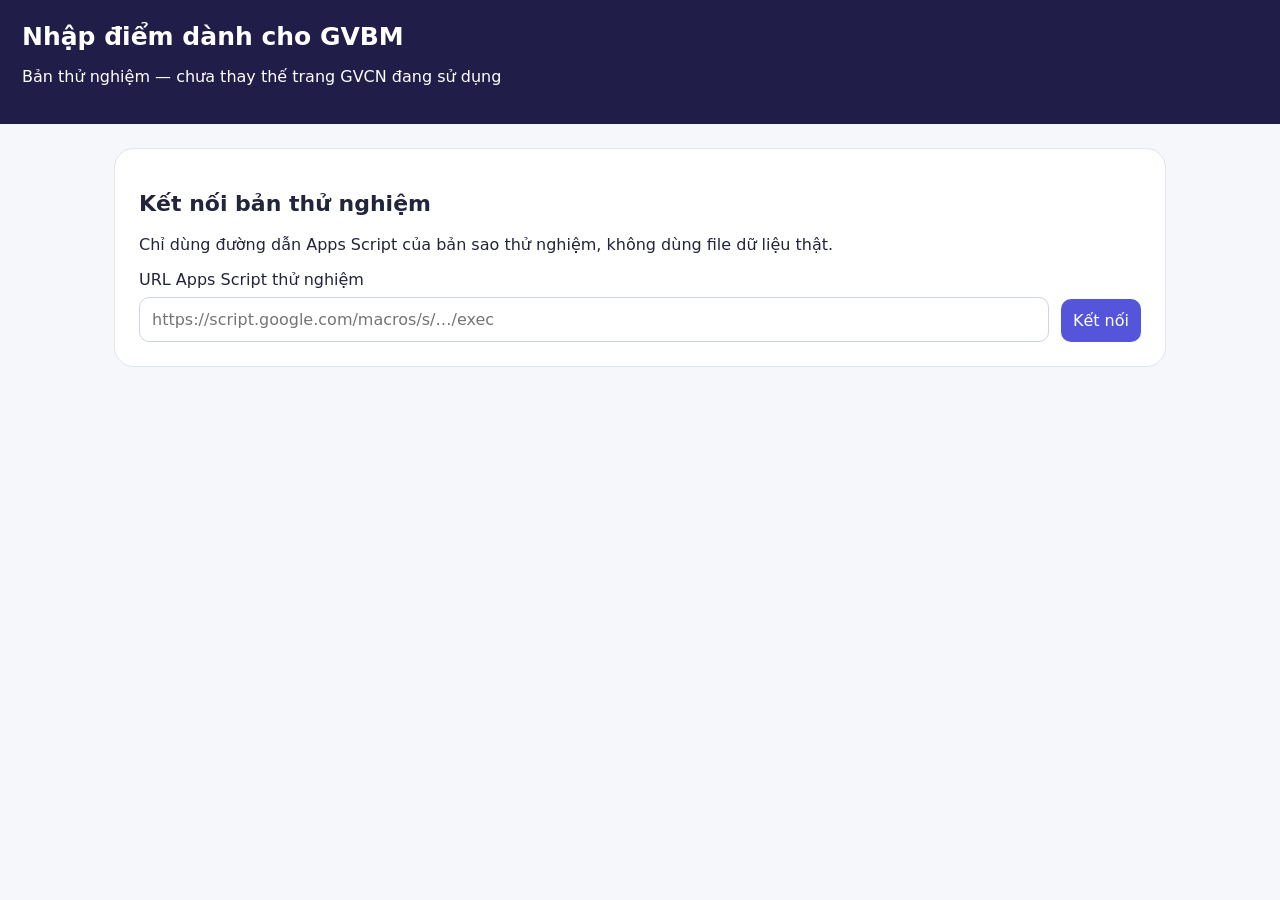
<file: teacher.html>
<!doctype html>
<html lang="vi">
<head>
<meta charset="utf-8"><meta name="viewport" content="width=device-width,initial-scale=1">
<meta name="referrer" content="no-referrer">
<title>Nhập điểm GVBM — Bản thử nghiệm</title>
<script src="https://accounts.google.com/gsi/client" async defer></script>
<style>
*{box-sizing:border-box}body{margin:0;background:#f5f7fb;color:#22253b;font:16px system-ui,sans-serif}header{background:#211d49;color:white;padding:22px}main{max-width:1100px;margin:auto;padding:24px}h1{font-size:25px;margin:0}h2{font-size:22px}section{background:white;border:1px solid #dfe4ef;border-radius:20px;padding:24px;margin-bottom:20px}button,input,select{font:inherit;padding:12px;border:1px solid #cdd5e5;border-radius:10px}button{cursor:pointer;background:#5555dc;color:white;border:0}button:disabled{opacity:.5;cursor:wait}button.secondary{background:#edf0fa;color:#333866}.row{display:flex;align-items:end;gap:12px;flex-wrap:wrap}.row label{display:grid;gap:8px;flex:1}input,select{max-width:100%;min-width:0}small{color:#616c83}#status{white-space:pre-wrap;padding:12px 0;min-height:44px}table{border-collapse:collapse;width:100%;text-align:left}td,th{padding:12px;border-bottom:1px solid #e7ebf2}td input{width:100%}.scroll{overflow:auto}th:first-child{min-width:220px}.score{min-width:100px;max-width:130px}fieldset{border:1px solid #dfe4ef;border-radius:10px;padding:16px}fieldset label{display:inline-flex;gap:8px;margin:8px}a{color:#4648bc}.hidden{display:none!important}@media(max-width:600px){main{padding:12px}section{padding:16px}.row>*{width:100%}}
</style>
</head>
<body>
<header><h1 id="heading">Nhập điểm dành cho GVBM</h1><p>Bản thử nghiệm — chưa thay thế trang GVCN đang sử dụng</p></header>
<main>
<section id="connection">
 <h2>Kết nối bản thử nghiệm</h2>
 <p>Chỉ dùng đường dẫn Apps Script của bản sao thử nghiệm, không dùng file dữ liệu thật.</p>
 <div class="row"><label>URL Apps Script thử nghiệm<input id="endpoint" type="url" placeholder="https://script.google.com/macros/s/…/exec"></label><button id="connect">Kết nối</button></div>
</section>
<div id="status" role="status" aria-live="polite"></div>
<section id="login" class="hidden">
 <h2>Đăng nhập bằng Gmail được GVCN cấp quyền</h2>
 <p>Không yêu cầu quyền truy cập Google Drive. Điểm chưa lưu sẽ mất nếu đóng trang.</p>
 <div id="googleSignIn"></div><button id="loadGoogle" class="secondary">Hiện nút đăng nhập Google</button>
</section>
<section id="owner" class="hidden">
 <h2>Phân quyền giáo viên bộ môn</h2>
 <div class="row"><label>Mã quản trị GVCN<input id="adminKey" type="password" autocomplete="off"></label><button id="loadGrants">Xem danh sách quyền</button></div>
 <p>GVBM chỉ được đọc và sửa điểm các môn được chọn. Không chia sẻ mã quản trị hoặc quyền sửa toàn bộ Sheet cho GVBM.</p>
 <label>Gmail giáo viên <input id="email" type="email" placeholder="giaovien@gmail.com"></label>
 <fieldset id="subjects"><legend>Môn được cấp quyền</legend></fieldset>
 <button id="grant">Lưu quyền</button>
 <p><small>Bỏ chọn tất cả các môn rồi lưu để thu hồi quyền. Nhấn vào Gmail trong bảng để chỉnh sửa.</small></p>
 <div class="scroll"><table><thead><tr><th>Gmail</th><th>Môn được giao</th></tr></thead><tbody id="grants"></tbody></table></div>
 <p><a id="teacherLink">Mở trang dành cho GVBM</a></p>
</section>
<section id="editor" class="hidden">
 <div class="row"><h2 id="who"></h2><button id="logout" class="secondary">Đăng xuất</button></div>
 <div class="row"><label>Môn học<select id="subject"></select></label><label>Bài kiểm tra<select id="test"></select></label><button id="reload" class="secondary">Tải điểm mới nhất</button><button id="newTest">Tạo bài kiểm tra</button></div>
 <div class="row" style="margin-top:16px"><label>Tên bài kiểm tra<input id="title" maxlength="150"></label><label>Ngày kiểm tra<input id="date" type="date"></label></div>
 <p>Dán một cột điểm từ Excel vào ô điểm đầu tiên. Kiểm tra đúng thứ tự tên học sinh trước khi lưu.</p>
 <div class="scroll"><table><thead><tr><th>Học sinh</th><th>Điểm</th><th>Ghi chú</th></tr></thead><tbody id="students"></tbody></table></div>
 <p><button id="save">Lưu điểm</button> <span id="dirty"></span></p>
</section>
</main>
<script>
'use strict';
const CLIENT_ID='463948005776-r1khed2hpi7t4jk1n44bopnhg58lcn03.apps.googleusercontent.com';
const SUBJECTS={TOAN:'Toán',VAN:'Ngữ văn',ANH:'Tiếng Anh',LY:'Vật lí',HOA:'Hóa học',SINH:'Sinh học'};
const $=id=>document.getElementById(id);
const manage=new URLSearchParams(location.search).get('manage')==='1';
let endpoint='',idToken='',book={tests:[],students:[]},allowed=[],busy=false,dirty=false,currentCode='';
function message(text){$('status').textContent=text;}
function setDirty(value){dirty=value;$('dirty').textContent=value?'Có thay đổi chưa lưu':'';}
function canDiscard(){return !dirty||confirm('Có điểm chưa lưu. Bạn có muốn bỏ thay đổi?');}
function lock(value){busy=value;document.querySelectorAll('button,input,select').forEach(el=>el.disabled=value);}
async function request(mode,data={}){
 const controller=new AbortController(),timer=setTimeout(()=>controller.abort(),30000);
 try{
 const response=await fetch(endpoint,{method:'POST',redirect:'follow',credentials:'omit',referrerPolicy:'no-referrer',
 headers:{'Content-Type':'text/plain;charset=utf-8'},body:JSON.stringify({mode,...data}),signal:controller.signal});
 if(!response.ok)throw Error('Không kết nối được Apps Script.');
 const result=await response.json();
 if(!result.ok)throw Error(result.message||'Yêu cầu không thành công.');
 return result;
 }catch(error){
 if(error.name==='AbortError')throw Error('Chưa nhận được phản hồi. Không tự lưu lại; hãy tải điểm mới nhất để kiểm tra trước khi thử lại.');
 throw error;
 }finally{clearTimeout(timer);}
}
async function run(action){
 if(busy)return;lock(true);message('Đang xử lý…');
 try{await action();}catch(error){message(error.message);}
 finally{lock(false);}
}
function initGoogle(){
 if(!window.google?.accounts?.id){message('Google chưa tải xong. Hãy bấm lại nút đăng nhập sau ít giây.');return;}
 google.accounts.id.initialize({client_id:CLIENT_ID,auto_select:false,callback:result=>{
  if(busy||!canDiscard())return;
  idToken=result.credential;
  run(async()=>{await loadBook();$('login').classList.add('hidden');$('editor').classList.remove('hidden');message('Đã đăng nhập.');});
 }});
 $('googleSignIn').replaceChildren();
 google.accounts.id.renderButton($('googleSignIn'),{type:'standard',theme:'outline',size:'large',text:'signin_with'});
}
function fillSelect(el,entries){
 el.replaceChildren();entries.forEach(([value,label])=>{const option=document.createElement('option');option.value=value;option.textContent=label;el.appendChild(option);});
}
async function loadBook(){
 const result=await request('teacher-score-book',{idToken});
 const prior=$('subject').value;
 book=result.scoreBook;allowed=result.subjects;
 $('who').textContent=result.email;
 fillSelect($('subject'),allowed.map(s=>[s,SUBJECTS[s]]));
 if(allowed.includes(prior))$('subject').value=prior;
 renderTests();
}
function renderTests(){
 const tests=book.tests.filter(t=>t.subjectCode===$('subject').value);
 fillSelect($('test'),tests.map(t=>[t.code,t.title]));
 if(tests.some(t=>t.code===currentCode))$('test').value=currentCode;
 renderRows();
}
function isoDate(value){
 if(/^\d{4}-\d{2}-\d{2}$/.test(value))return value;
 const m=String(value||'').match(/^(\d{1,2})\/(\d{1,2})\/(\d{4})$/);
 return m?m[3]+'-'+m[2].padStart(2,'0')+'-'+m[1].padStart(2,'0'):'';
}
function renderRows(fresh=false){
 currentCode=fresh?'':$('test').value;
 const test=book.tests.find(t=>t.code===currentCode);
 $('title').value=test?.title||'';
 const now=new Date();$('date').value=test?isoDate(test.date):[now.getFullYear(),String(now.getMonth()+1).padStart(2,'0'),String(now.getDate()).padStart(2,'0')].join('-');
 $('students').replaceChildren();
 book.students.forEach((student,index)=>{
 const tr=document.createElement('tr'),identity=document.createElement('td');
 identity.textContent=(index+1)+'. '+student.name+' · '+student.studentCode;tr.appendChild(identity);
 ['score','note'].forEach(field=>{
 const td=document.createElement('td'),input=document.createElement('input');
 input.dataset.field=field;input.dataset.index=index;input.value=student.scores[currentCode]?.[field]||'';
 input.setAttribute('aria-label',(field==='score'?'Điểm ':'Ghi chú ')+student.name);
 if(field==='score'){input.inputMode='decimal';input.className='score';}
 else input.maxLength=2000;
 input.addEventListener('input',()=>setDirty(true));
 if(field==='score')input.addEventListener('paste',event=>{
 const lines=event.clipboardData.getData('text').replace(/\r/g,'').trimEnd().split('\n');
 if(lines.length<2)return;event.preventDefault();
 const inputs=Array.from(document.querySelectorAll('[data-field="score"]'));
 if(index+lines.length>inputs.length){message('Số dòng dán vượt quá danh sách học sinh.');return;}
 if(lines.some(line=>line.includes('\t'))){message('Chỉ dán một cột điểm, không dán cột tên.');return;}
 lines.forEach((value,offset)=>inputs[index+offset].value=value.trim());setDirty(true);
 });
 td.appendChild(input);tr.appendChild(td);
 });
 $('students').appendChild(tr);
 });
 setDirty(fresh);
}
async function save(){
 if(!dirty){message('Chưa có thay đổi để lưu.');return;}
 if(!$('title').value.trim()||!$('date').value)throw Error('Nhập tên bài kiểm tra và ngày kiểm tra.');
 const scores=book.students.map((s,index)=>({
 studentCode:s.studentCode,score:document.querySelector('[data-field="score"][data-index="'+index+'"]').value.trim().replace(',','.'),
 note:document.querySelector('[data-field="note"][data-index="'+index+'"]').value
 }));
 if(scores.some(s=>s.score&&(!Number.isFinite(Number(s.score))||Number(s.score)<0||Number(s.score)>10)))
 throw Error('Điểm phải từ 0 đến 10. Chưa lưu dữ liệu.');
 const result=await request('teacher-score-save',{idToken,scoreData:{test:{
 code:currentCode,subjectCode:$('subject').value,title:$('title').value.trim(),date:$('date').value},scores}});
 book=result.scoreBook;currentCode=book.selectedTestCode;renderTests();message('Đã lưu điểm.');
}
async function loadGrants(){
 const r=await request('teacher-access-list',{adminKey:$('adminKey').value});
 $('grants').replaceChildren();
 r.grants.forEach(grant=>{
 const tr=document.createElement('tr'),td=document.createElement('td'),button=document.createElement('button'),subjects=document.createElement('td');
 button.className='secondary';button.textContent=grant.email;button.onclick=()=>{
 $('email').value=grant.email;document.querySelectorAll('[name="grantSubject"]').forEach(el=>el.checked=grant.subjects.includes(el.value));
 };td.appendChild(button);subjects.textContent=grant.subjects.map(s=>SUBJECTS[s]).join(', ');tr.append(td,subjects);$('grants').appendChild(tr);
 });message('Đã tải danh sách quyền.');
}
$('connect').onclick=()=>{
 try{const url=new URL($('endpoint').value.trim());
 if(url.origin!=='https://script.google.com'||!/^\/macros\/s\/[A-Za-z0-9_-]+\/exec$/.test(url.pathname)||url.search||url.hash)throw Error();
 endpoint=url.href;$('connection').classList.add('hidden');
 $(manage?'owner':'login').classList.remove('hidden');message('');
 if(!manage)initGoogle();
 }catch(error){message('Vui lòng nhập URL Apps Script /exec hợp lệ.');}
};
$('loadGoogle').onclick=initGoogle;
$('subject').onchange=()=>{if(!canDiscard()){ $('subject').value=book.tests.find(t=>t.code===currentCode)?.subjectCode||allowed[0];return;}currentCode='';renderTests();};
$('test').onchange=()=>{if(!canDiscard()){$('test').value=currentCode;return;}renderRows();};
$('newTest').onclick=()=>{if(canDiscard())renderRows(true);};
$('reload').onclick=()=>{if(canDiscard())run(async()=>{await loadBook();message('Đã tải điểm mới nhất.');});};
$('save').onclick=()=>run(save);
['title','date'].forEach(id=>$(id).oninput=()=>setDirty(true));
$('logout').onclick=()=>{if(!canDiscard())return;idToken='';book={tests:[],students:[]};allowed=[];currentCode='';$('students').replaceChildren();$('editor').classList.add('hidden');$('login').classList.remove('hidden');setDirty(false);google.accounts.id.disableAutoSelect();message('Đã đăng xuất.');};
$('loadGrants').onclick=()=>run(loadGrants);
$('grant').onclick=()=>run(async()=>{
 const subjects=Array.from(document.querySelectorAll('[name="grantSubject"]:checked')).map(el=>el.value);
 if(!subjects.length&&!confirm('Thu hồi toàn bộ quyền của Gmail này?')){message('Đã hủy.');return;}
 await request('teacher-access-save',{adminKey:$('adminKey').value,email:$('email').value,subjects});
 await loadGrants();message(subjects.length?'Đã lưu quyền.':'Đã thu hồi quyền.');
});
Object.entries(SUBJECTS).forEach(([code,name])=>{const label=document.createElement('label'),input=document.createElement('input');input.type='checkbox';input.name='grantSubject';input.value=code;label.append(input,document.createTextNode(name));$('subjects').appendChild(label);});
$('teacherLink').href=location.pathname;
if(manage)$('heading').textContent='GVCN — Phân quyền giáo viên bộ môn';
window.addEventListener('beforeunload',event=>{if(dirty){event.preventDefault();event.returnValue='';}});
</script>
</body>
</html>
</file>
